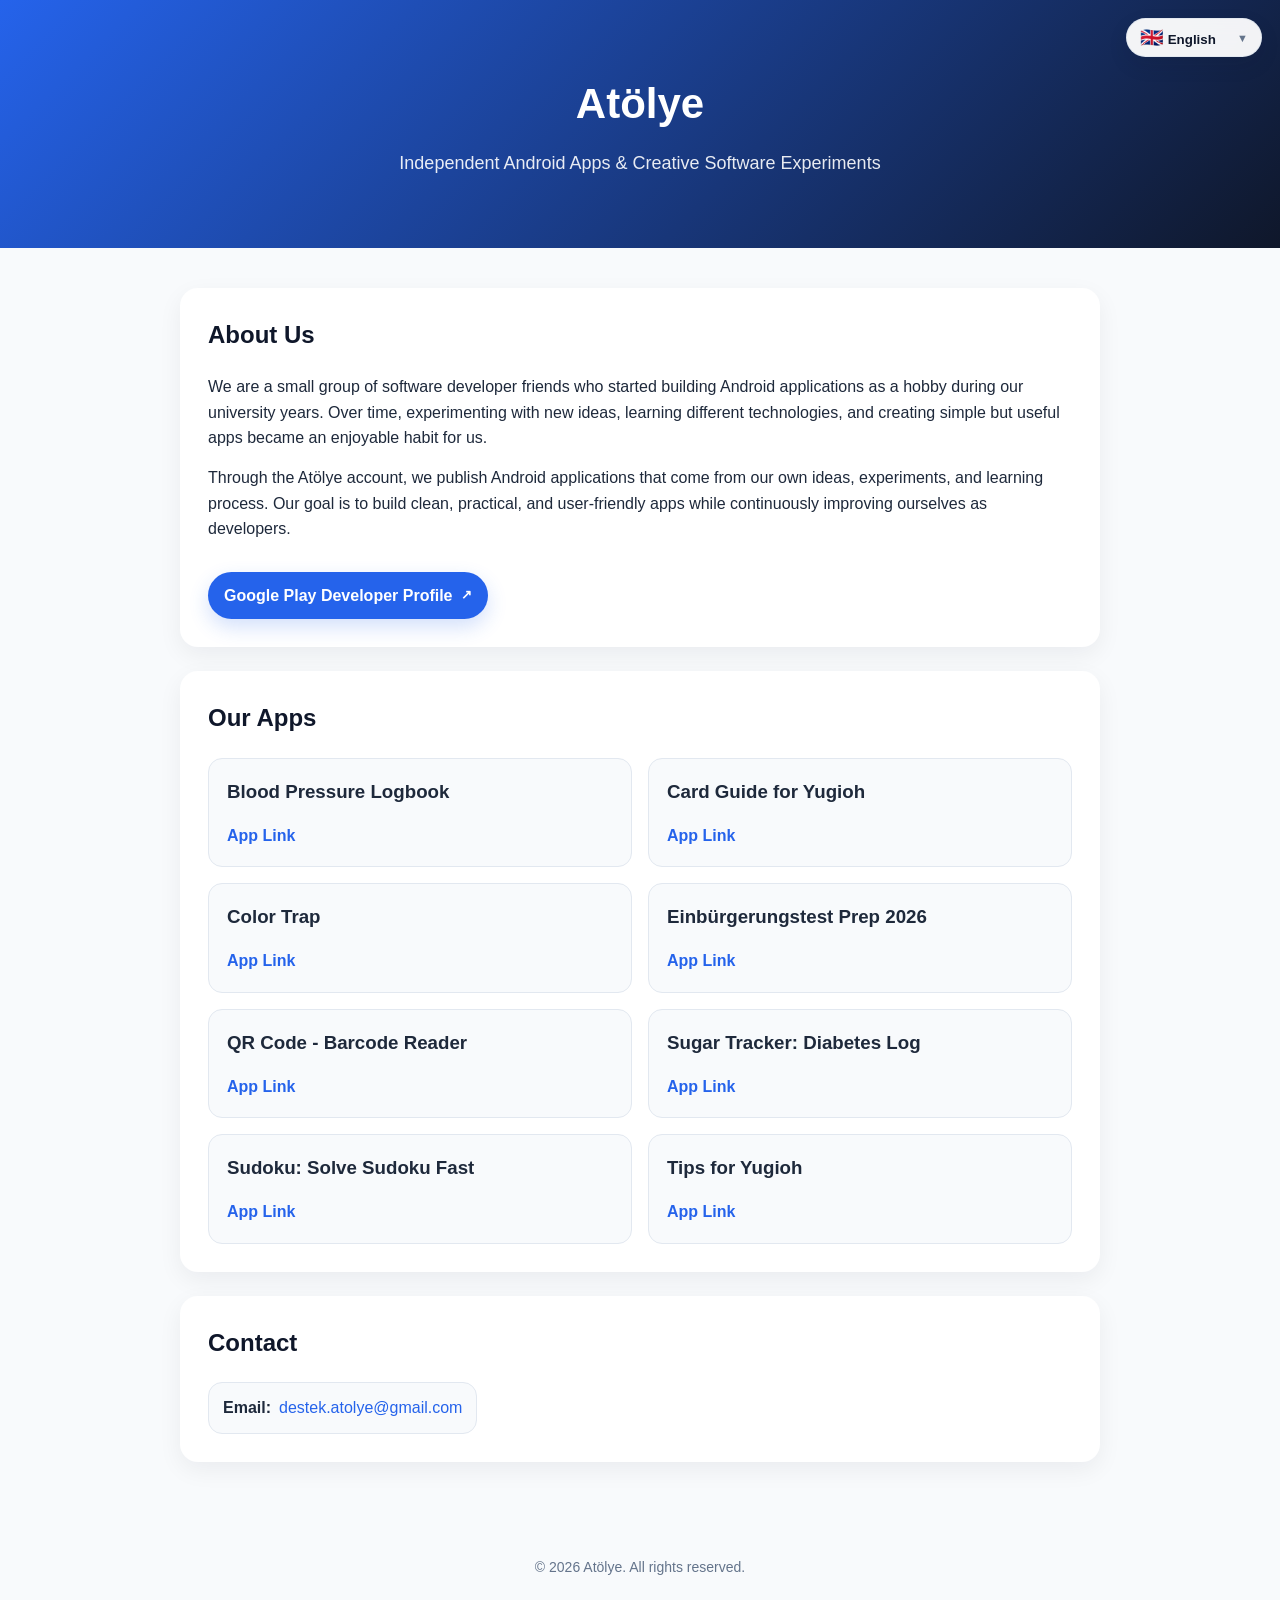
<file: index.html>
<!DOCTYPE html>
<html lang="tr">
<head>
    <meta charset="UTF-8"/>
    <meta name="viewport" content="width=device-width, initial-scale=1.0"/>
    <title>Atölye</title>
    <style>
        :root {
            --bg: #f8fafc;
            --surface: #ffffff;
            --surface-soft: #f8fafc;
            --text: #1e293b;
            --muted: #64748b;
            --title: #0f172a;
            --primary: #2563eb;
            --border: #e2e8f0;
            --shadow: 0 8px 24px rgba(15, 23, 42, 0.06);
            --radius-lg: 18px;
            --radius-md: 14px;
        }

        * {
            box-sizing: border-box;
        }

        body {
            margin: 0;
            font-family: Arial, sans-serif;
            background: var(--bg);
            color: var(--text);
            line-height: 1.6;
        }

        a {
            color: var(--primary);
            text-decoration: none;
        }

        a:hover {
            text-decoration: underline;
        }

        .language-menu {
            position: fixed;
            top: 18px;
            right: 18px;
            z-index: 10;
        }

        .language-toggle {
            min-width: 136px;
            display: inline-flex;
            align-items: center;
            justify-content: space-between;
            gap: 10px;
            border: 1px solid rgba(226, 232, 240, 0.95);
            border-radius: 999px;
            padding: 9px 13px;
            background: rgba(255, 255, 255, 0.95);
            color: #0f172a;
            cursor: pointer;
            font-weight: bold;
            box-shadow: 0 8px 20px rgba(15, 23, 42, 0.10);
            backdrop-filter: blur(10px);
        }

        .language-toggle .chevron {
            font-size: 11px;
            color: #64748b;
        }

        .language-list {
            position: absolute;
            right: 0;
            top: calc(100% + 8px);
            width: 170px;
            margin: 0;
            padding: 8px;
            list-style: none;
            background: #ffffff;
            border: 1px solid var(--border);
            border-radius: 14px;
            box-shadow: var(--shadow);
            display: none;
        }

        .language-menu.open .language-list {
            display: block;
        }

        .language-list button {
            width: 100%;
            border: 0;
            background: transparent;
            color: var(--text);
            border-radius: 10px;
            padding: 10px 12px;
            display: flex;
            align-items: center;
            gap: 10px;
            cursor: pointer;
            font-weight: bold;
            text-align: left;
        }

        .language-list button:hover,
        .language-list button.active {
            background: #eff6ff;
            color: #1d4ed8;
        }

        .flag {
            font-size: 19px;
            line-height: 1;
        }

        header {
            background: linear-gradient(135deg, #2563eb, #0f172a);
            color: white;
            padding: 70px 20px;
            text-align: center;
        }

        header h1 {
            margin: 0;
            font-size: 42px;
        }

        header p {
            margin-top: 12px;
            font-size: 18px;
            opacity: 0.9;
        }

        main {
            max-width: 960px;
            margin: 0 auto;
            padding: 40px 20px;
        }

        section {
            background: var(--surface);
            border-radius: var(--radius-lg);
            padding: 28px;
            margin-bottom: 24px;
            box-shadow: var(--shadow);
        }

        h2 {
            margin-top: 0;
            color: var(--title);
        }

        p {
            margin: 0 0 14px;
        }

        p:last-child {
            margin-bottom: 0;
        }

        .apps-grid {
            display: grid;
            grid-template-columns: repeat(2, minmax(0, 1fr));
            gap: 16px;
            margin-top: 16px;
        }

        .app-card {
            border: 1px solid var(--border);
            border-radius: var(--radius-md);
            padding: 18px;
            background: var(--surface-soft);
        }

        .app-card h3 {
            margin: 0 0 8px;
        }

        .app-card a {
            display: inline-block;
            margin-top: 8px;
            color: var(--primary);
            text-decoration: none;
            font-weight: bold;
        }


        .developer-profile {
            display: inline-flex;
            align-items: center;
            gap: 8px;
            margin-top: 16px;
            padding: 11px 16px;
            border-radius: 999px;
            background: #2563eb;
            color: #ffffff;
            font-weight: bold;
            box-shadow: 0 8px 20px rgba(37, 99, 235, 0.20);
        }

        .developer-profile:hover {
            text-decoration: none;
            background: #1d4ed8;
        }

        .developer-profile::after {
            content: "↗";
            font-size: 13px;
        }

        .contact-box {
            display: inline-flex;
            flex-wrap: wrap;
            align-items: center;
            gap: 8px;
            padding: 12px 14px;
            border: 1px solid var(--border);
            border-radius: 14px;
            background: var(--surface-soft);
        }

        footer {
            text-align: center;
            padding: 30px 20px;
            color: var(--muted);
            font-size: 14px;
        }

        [data-lang-content] {
            display: none;
        }

        [data-lang-content].active {
            display: block;
        }

        @media (max-width: 720px) {
            .language-menu {
                top: 12px;
                right: 12px;
            }

            .language-toggle {
                min-width: 124px;
                padding: 9px 12px;
            }

            header {
                padding-top: 82px;
            }

            header h1 {
                font-size: 36px;
            }

            .apps-grid {
                grid-template-columns: 1fr;
            }
        }
    </style>
</head>
<body>

<div class="language-menu" id="languageMenu">
    <button class="language-toggle" type="button" id="languageToggle" aria-haspopup="true" aria-expanded="false">
        <span><span class="flag" id="currentFlag">🇹🇷</span> <span id="currentLanguage">Türkçe</span></span>
        <span class="chevron">▼</span>
    </button>
    <ul class="language-list" aria-label="Language selector">
        <li>
            <button type="button" data-set-lang="tr" class="active">
                <span class="flag">🇹🇷</span>
                <span>Türkçe</span>
            </button>
        </li>
        <li>
            <button type="button" data-set-lang="en">
                <span class="flag">🇬🇧</span>
                <span>English</span>
            </button>
        </li>
    </ul>
</div>

<header>
    <div data-lang-content="tr" class="active">
        <h1>Atölye</h1>
        <p>Independent Android Apps & Creative Software Experiments</p>
    </div>

    <div data-lang-content="en">
        <h1>Atölye</h1>
        <p>Independent Android Apps & Creative Software Experiments</p>
    </div>
</header>

<main>
    <div data-lang-content="tr" class="active">
        <section>
            <h2>Hakkımızda</h2>
            <p>
                Biz, üniversite yıllarında hobi olarak Android uygulama geliştirmeye başlayan
                birkaç yazılımcı arkadaşız. Zaman içinde yeni fikirler denemek, farklı teknolojiler
                öğrenmek ve kullanıcıların işine yarayabilecek küçük ama faydalı uygulamalar
                üretmek bizim için keyifli bir alışkanlığa dönüştü.
            </p>
            <p>
                Atölye hesabı üzerinden, aklımıza gelen fikirleri hayata geçiriyor,
                geliştirdiğimiz Android uygulamalarını yayınlıyor ve bu süreçte kendimizi
                geliştirmeye devam ediyoruz. Amacımız; sade, kullanışlı ve öğrenme odaklı
                uygulamalar üretmek.
            </p>
            <a class="developer-profile" href="https://play.google.com/store/apps/dev?id=7563185870279829682" target="_blank" rel="noopener">
                Google Play Geliştirici Hesabı
            </a>
        </section>

        <section>
            <h2>Uygulamalarımız</h2>

            <div class="apps-grid">
                <div class="app-card">
                    <h3>Blood Pressure Logbook</h3>
                    <a href="https://play.google.com/store/apps/details?id=com.enesgonez.bloodpressuretracker" target="_blank" rel="noopener">
                        Uygulama Linki
                    </a>
                </div>

                <div class="app-card">
                    <h3>Card Guide for Yugioh</h3>
                    <a href="https://play.google.com/store/apps/details?id=com.hamzaburakhan.guideforyugioh" target="_blank" rel="noopener">
                        Uygulama Linki
                    </a>
                </div>

                <div class="app-card">
                    <h3>Color Trap</h3>
                    <a href="https://play.google.com/store/apps/details?id=com.hamzaburakhan.ColorTrap" target="_blank" rel="noopener">
                        Uygulama Linki
                    </a>
                </div>

                <div class="app-card">
                    <h3>Einbürgerungstest Prep 2026</h3>
                    <a href="https://play.google.com/store/apps/details?id=com.mertnevzatyuksel.einbuergerungtest" target="_blank" rel="noopener">
                        Uygulama Linki
                    </a>
                </div>

                <div class="app-card">
                    <h3>QR Code - Barcode Reader</h3>
                    <a href="https://play.google.com/store/apps/details?id=com.enesgonez.qrbarcodereader" target="_blank" rel="noopener">
                        Uygulama Linki
                    </a>
                </div>

                <div class="app-card">
                    <h3>Sugar Tracker: Diabetes Log</h3>
                    <a href="https://play.google.com/store/apps/details?id=com.enesgonez.diabetescontrol" target="_blank" rel="noopener">
                        Uygulama Linki
                    </a>
                </div>

                <div class="app-card">
                    <h3>Sudoku: Hızlıca Sudoku Çöz</h3>
                    <a href="https://play.google.com/store/apps/details?id=com.enesgonez.sudoku" target="_blank" rel="noopener">
                        Uygulama Linki
                    </a>
                </div>

                <div class="app-card">
                    <h3>Tips for Yugioh</h3>
                    <a href="https://play.google.com/store/apps/details?id=com.hamzaburakhan.yugiohrehber" target="_blank" rel="noopener">
                        Uygulama Linki
                    </a>
                </div>
            </div>
        </section>

        <section>
            <h2>İletişim</h2>
            <p class="contact-box">
                <strong>Email:</strong>
                <a href="mailto:destek.atolye@gmail.com">destek.atolye@gmail.com</a>
            </p>
        </section>
    </div>

    <div data-lang-content="en">
        <section>
            <h2>About Us</h2>
            <p>
                We are a small group of software developer friends who started building Android
                applications as a hobby during our university years. Over time, experimenting with
                new ideas, learning different technologies, and creating simple but useful apps
                became an enjoyable habit for us.
            </p>
            <p>
                Through the Atölye account, we publish Android applications that come from our
                own ideas, experiments, and learning process. Our goal is to build clean, practical,
                and user-friendly apps while continuously improving ourselves as developers.
            </p>
            <a class="developer-profile" href="https://play.google.com/store/apps/dev?id=7563185870279829682" target="_blank" rel="noopener">
                Google Play Developer Profile
            </a>
        </section>

        <section>
            <h2>Our Apps</h2>

            <div class="apps-grid">
                <div class="app-card">
                    <h3>Blood Pressure Logbook</h3>
                    <a href="https://play.google.com/store/apps/details?id=com.enesgonez.bloodpressuretracker" target="_blank" rel="noopener">
                        App Link
                    </a>
                </div>

                <div class="app-card">
                    <h3>Card Guide for Yugioh</h3>
                    <a href="https://play.google.com/store/apps/details?id=com.hamzaburakhan.guideforyugioh" target="_blank" rel="noopener">
                        App Link
                    </a>
                </div>

                <div class="app-card">
                    <h3>Color Trap</h3>
                    <a href="https://play.google.com/store/apps/details?id=com.hamzaburakhan.ColorTrap" target="_blank" rel="noopener">
                        App Link
                    </a>
                </div>

                <div class="app-card">
                    <h3>Einbürgerungstest Prep 2026</h3>
                    <a href="https://play.google.com/store/apps/details?id=com.mertnevzatyuksel.einbuergerungtest" target="_blank" rel="noopener">
                        App Link
                    </a>
                </div>

                <div class="app-card">
                    <h3>QR Code - Barcode Reader</h3>
                    <a href="https://play.google.com/store/apps/details?id=com.enesgonez.qrbarcodereader" target="_blank" rel="noopener">
                        App Link
                    </a>
                </div>

                <div class="app-card">
                    <h3>Sugar Tracker: Diabetes Log</h3>
                    <a href="https://play.google.com/store/apps/details?id=com.enesgonez.diabetescontrol" target="_blank" rel="noopener">
                        App Link
                    </a>
                </div>

                <div class="app-card">
                    <h3>Sudoku: Solve Sudoku Fast</h3>
                    <a href="https://play.google.com/store/apps/details?id=com.enesgonez.sudoku" target="_blank" rel="noopener">
                        App Link
                    </a>
                </div>

                <div class="app-card">
                    <h3>Tips for Yugioh</h3>
                    <a href="https://play.google.com/store/apps/details?id=com.hamzaburakhan.yugiohrehber" target="_blank" rel="noopener">
                        App Link
                    </a>
                </div>
            </div>
        </section>

        <section>
            <h2>Contact</h2>
            <p class="contact-box">
                <strong>Email:</strong>
                <a href="mailto:destek.atolye@gmail.com">destek.atolye@gmail.com</a>
            </p>
        </section>
    </div>
</main>

<footer>
    <span data-lang-content="tr" class="active">© 2026 Atölye. All rights reserved.</span>
    <span data-lang-content="en">© 2026 Atölye. All rights reserved.</span>
</footer>

<script>
    const languageConfig = {
        tr: {
            label: "Türkçe",
            flag: "🇹🇷",
            title: "Atölye"
        },
        en: {
            label: "English",
            flag: "🇬🇧",
            title: "Atölye"
        }
    };

    const menu = document.getElementById("languageMenu");
    const toggle = document.getElementById("languageToggle");
    const currentFlag = document.getElementById("currentFlag");
    const currentLanguage = document.getElementById("currentLanguage");
    const languageButtons = document.querySelectorAll("[data-set-lang]");
    const localizedBlocks = document.querySelectorAll("[data-lang-content]");

    function setLanguage(lang) {
        const selected = languageConfig[lang] || languageConfig.tr;

        document.documentElement.lang = lang;
        document.title = selected.title;
        currentFlag.textContent = selected.flag;
        currentLanguage.textContent = selected.label;

        localizedBlocks.forEach(block => {
            block.classList.toggle("active", block.getAttribute("data-lang-content") === lang);
        });

        languageButtons.forEach(button => {
            button.classList.toggle("active", button.getAttribute("data-set-lang") === lang);
        });

        localStorage.setItem("atolye-dev-language", lang);
        menu.classList.remove("open");
        toggle.setAttribute("aria-expanded", "false");
    }

    toggle.addEventListener("click", () => {
        const isOpen = menu.classList.toggle("open");
        toggle.setAttribute("aria-expanded", String(isOpen));
    });

    languageButtons.forEach(button => {
        button.addEventListener("click", () => setLanguage(button.getAttribute("data-set-lang")));
    });

    document.addEventListener("click", event => {
        if (!menu.contains(event.target)) {
            menu.classList.remove("open");
            toggle.setAttribute("aria-expanded", "false");
        }
    });

    const savedLanguage = localStorage.getItem("atolye-dev-language");
    const browserLanguage = navigator.language && navigator.language.toLowerCase().startsWith("tr") ? "tr" : "en";
    setLanguage(savedLanguage || browserLanguage);
</script>

</body>
</html>
</file>
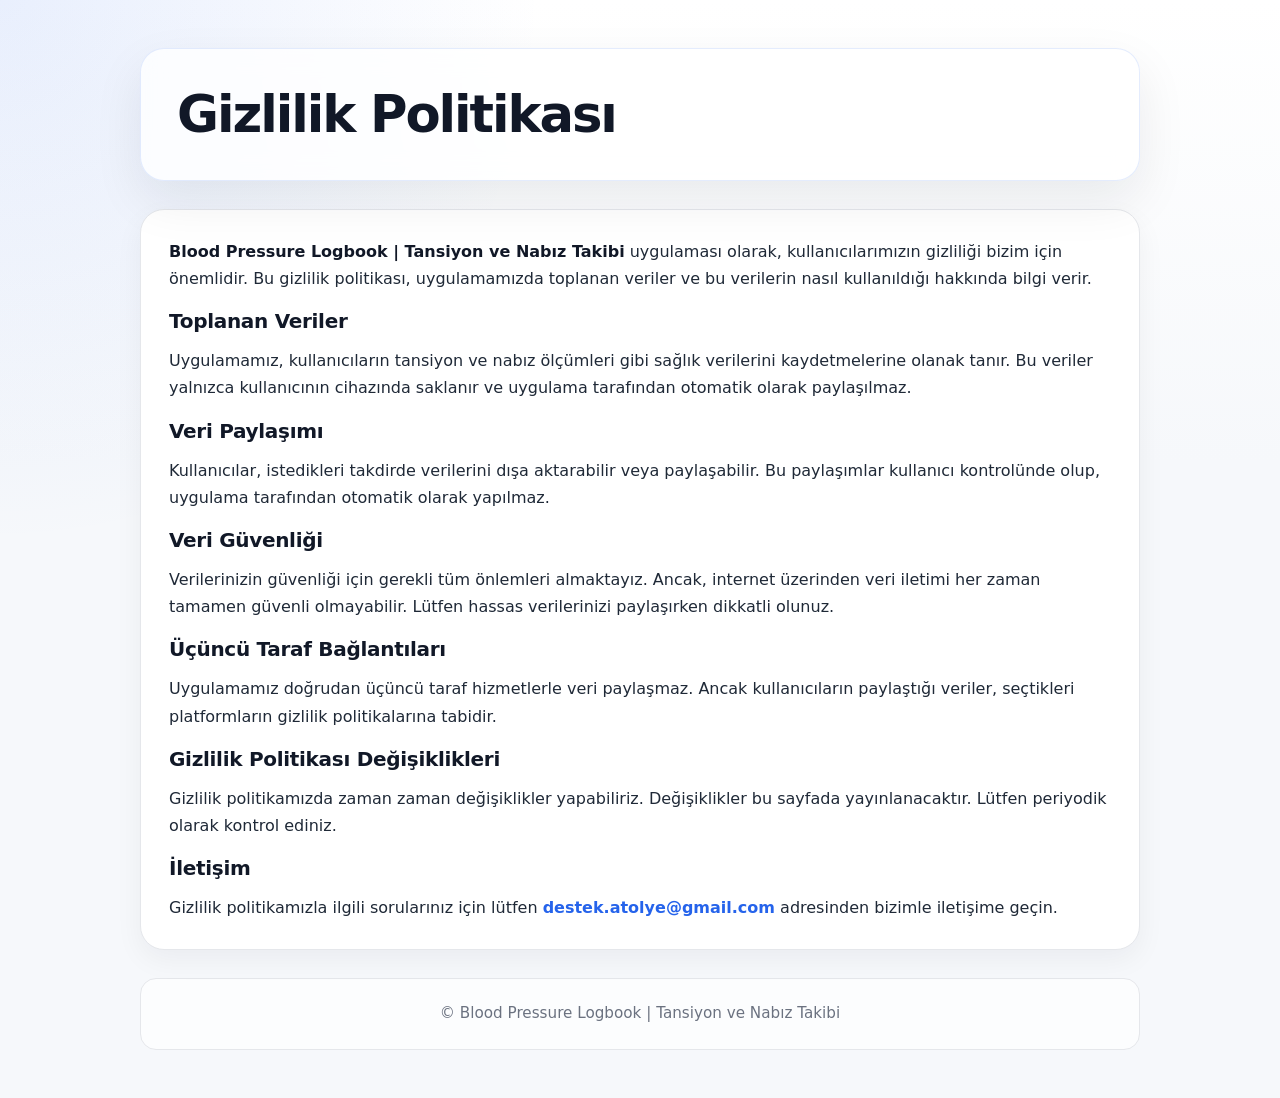
<file: privacy/blood-pressure-logbook.html>
<!DOCTYPE html>
<html lang="tr">
<head>
<meta charset="UTF-8" />
<meta name="viewport" content="width=device-width, initial-scale=1" />
<title>Gizlilik Politikası - Diabetes Control</title>
<style>
:root {
    color-scheme: light;
    --bg: #f6f8fb;
    --surface: #ffffff;
    --surface-soft: #f9fafb;
    --text: #1f2937;
    --muted: #6b7280;
    --heading: #111827;
    --primary: #2563eb;
    --primary-dark: #1d4ed8;
    --border: #e5e7eb;
    --shadow: 0 20px 50px rgba(15, 23, 42, 0.08);
    --radius-lg: 24px;
    --radius-md: 16px;
}

* {
    box-sizing: border-box;
}

html {
    scroll-behavior: smooth;
}

body {
    margin: 0;
    min-height: 100vh;
    font-family: Inter, ui-sans-serif, system-ui, -apple-system, BlinkMacSystemFont, "Segoe UI", Roboto, Arial, sans-serif;
    line-height: 1.7;
    color: var(--text);
    background:
        radial-gradient(circle at top left, rgba(37, 99, 235, 0.10), transparent 34rem),
        linear-gradient(180deg, #ffffff 0%, var(--bg) 42%, var(--bg) 100%);
}

a {
    color: var(--primary);
    text-decoration: none;
    font-weight: 600;
}

a:hover {
    color: var(--primary-dark);
    text-decoration: underline;
}

.page-shell {
    width: min(100%, 1040px);
    margin: 0 auto;
    padding: 48px 20px;
}

.page-header {
    margin-bottom: 28px;
    padding: 36px;
    border: 1px solid rgba(37, 99, 235, 0.12);
    border-radius: var(--radius-lg);
    background: rgba(255, 255, 255, 0.78);
    box-shadow: var(--shadow);
    backdrop-filter: blur(12px);
}

.page-header h1 {
    margin: 0;
    color: var(--heading);
    font-size: clamp(2rem, 4vw, 3.2rem);
    line-height: 1.15;
    letter-spacing: -0.04em;
}

.page-header p {
    margin: 12px 0 0;
    color: var(--muted);
}

.policy-main {
    display: grid;
    gap: 20px;
}

.policy-card,
.language.card,
.language {
    padding: 28px;
    border: 1px solid var(--border);
    border-radius: var(--radius-lg);
    background: var(--surface);
    box-shadow: 0 10px 28px rgba(15, 23, 42, 0.05);
}

.policy-card + .policy-card,
.language + .language {
    margin-top: 0;
}

section {
    margin: 0 0 22px;
}

section:last-child,
.policy-card > :last-child,
.language > :last-child {
    margin-bottom: 0;
}

h2 {
    margin: 0 0 12px;
    color: var(--heading);
    font-size: 1.25rem;
    line-height: 1.35;
    letter-spacing: -0.015em;
}

p {
    margin: 0 0 16px;
}

ul {
    margin: 0 0 16px 1.2rem;
    padding: 0;
}

li + li {
    margin-top: 8px;
}

strong {
    color: var(--heading);
}

hr {
    width: 100%;
    border: 0;
    border-top: 1px solid var(--border);
    margin: 20px 0 0;
}

.muted {
    color: var(--muted);
}

.lang {
    display: flex;
    flex-wrap: wrap;
    gap: 10px;
    margin-bottom: 20px;
}

button.lang {
    appearance: none;
    border: 1px solid var(--border);
    background: var(--surface);
    color: var(--text);
    padding: 10px 14px;
    border-radius: 999px;
    cursor: pointer;
    font: inherit;
    line-height: 1;
    transition: border-color 160ms ease, box-shadow 160ms ease, transform 160ms ease;
}

button.lang:hover {
    border-color: rgba(37, 99, 235, 0.45);
    box-shadow: 0 8px 18px rgba(37, 99, 235, 0.10);
    transform: translateY(-1px);
}

button.lang.active {
    border-color: var(--primary);
    background: rgba(37, 99, 235, 0.08);
    color: var(--primary-dark);
    font-weight: 700;
}

.page-footer,
.last-updated {
    margin-top: 28px;
    padding: 22px;
    border: 1px solid var(--border);
    border-radius: var(--radius-md);
    background: rgba(255, 255, 255, 0.72);
    color: var(--muted);
    text-align: center;
    font-size: 0.95rem;
}

.page-footer p,
.last-updated p {
    margin: 0;
}

@media (max-width: 640px) {
    .page-shell {
        padding: 24px 14px;
    }

    .page-header,
    .policy-card,
    .language.card,
    .language {
        padding: 22px;
        border-radius: 18px;
    }
}
</style>
</head>
<body>
<div class="page-shell">
<header class="page-header">
<h1>Gizlilik Politikası</h1>
</header>
<main class="policy-main">
<article class="policy-card">
<p><strong>Blood Pressure Logbook | Tansiyon ve Nabız Takibi</strong> uygulaması olarak, kullanıcılarımızın gizliliği bizim için önemlidir. Bu gizlilik politikası, uygulamamızda toplanan veriler ve bu verilerin nasıl kullanıldığı hakkında bilgi verir.</p>
<h2>Toplanan Veriler</h2>
<p>Uygulamamız, kullanıcıların tansiyon ve nabız ölçümleri gibi sağlık verilerini kaydetmelerine olanak tanır. Bu veriler yalnızca kullanıcının cihazında saklanır ve uygulama tarafından otomatik olarak paylaşılmaz.</p>
<h2>Veri Paylaşımı</h2>
<p>Kullanıcılar, istedikleri takdirde verilerini dışa aktarabilir veya paylaşabilir. Bu paylaşımlar kullanıcı kontrolünde olup, uygulama tarafından otomatik olarak yapılmaz.</p>
<h2>Veri Güvenliği</h2>
<p>Verilerinizin güvenliği için gerekli tüm önlemleri almaktayız. Ancak, internet üzerinden veri iletimi her zaman tamamen güvenli olmayabilir. Lütfen hassas verilerinizi paylaşırken dikkatli olunuz.</p>
<h2>Üçüncü Taraf Bağlantıları</h2>
<p>Uygulamamız doğrudan üçüncü taraf hizmetlerle veri paylaşmaz. Ancak kullanıcıların paylaştığı veriler, seçtikleri platformların gizlilik politikalarına tabidir.</p>
<h2>Gizlilik Politikası Değişiklikleri</h2>
<p>Gizlilik politikamızda zaman zaman değişiklikler yapabiliriz. Değişiklikler bu sayfada yayınlanacaktır. Lütfen periyodik olarak kontrol ediniz.</p>
<h2>İletişim</h2>
<p>Gizlilik politikamızla ilgili sorularınız için lütfen <a href="mailto:destek.atolye@gmail.com">destek.atolye@gmail.com</a> adresinden bizimle iletişime geçin.</p>
</article>
</main>
<footer class="page-footer">
        © Blood Pressure Logbook | Tansiyon ve Nabız Takibi
    </footer>
</div>
</body>
</html>
</file>
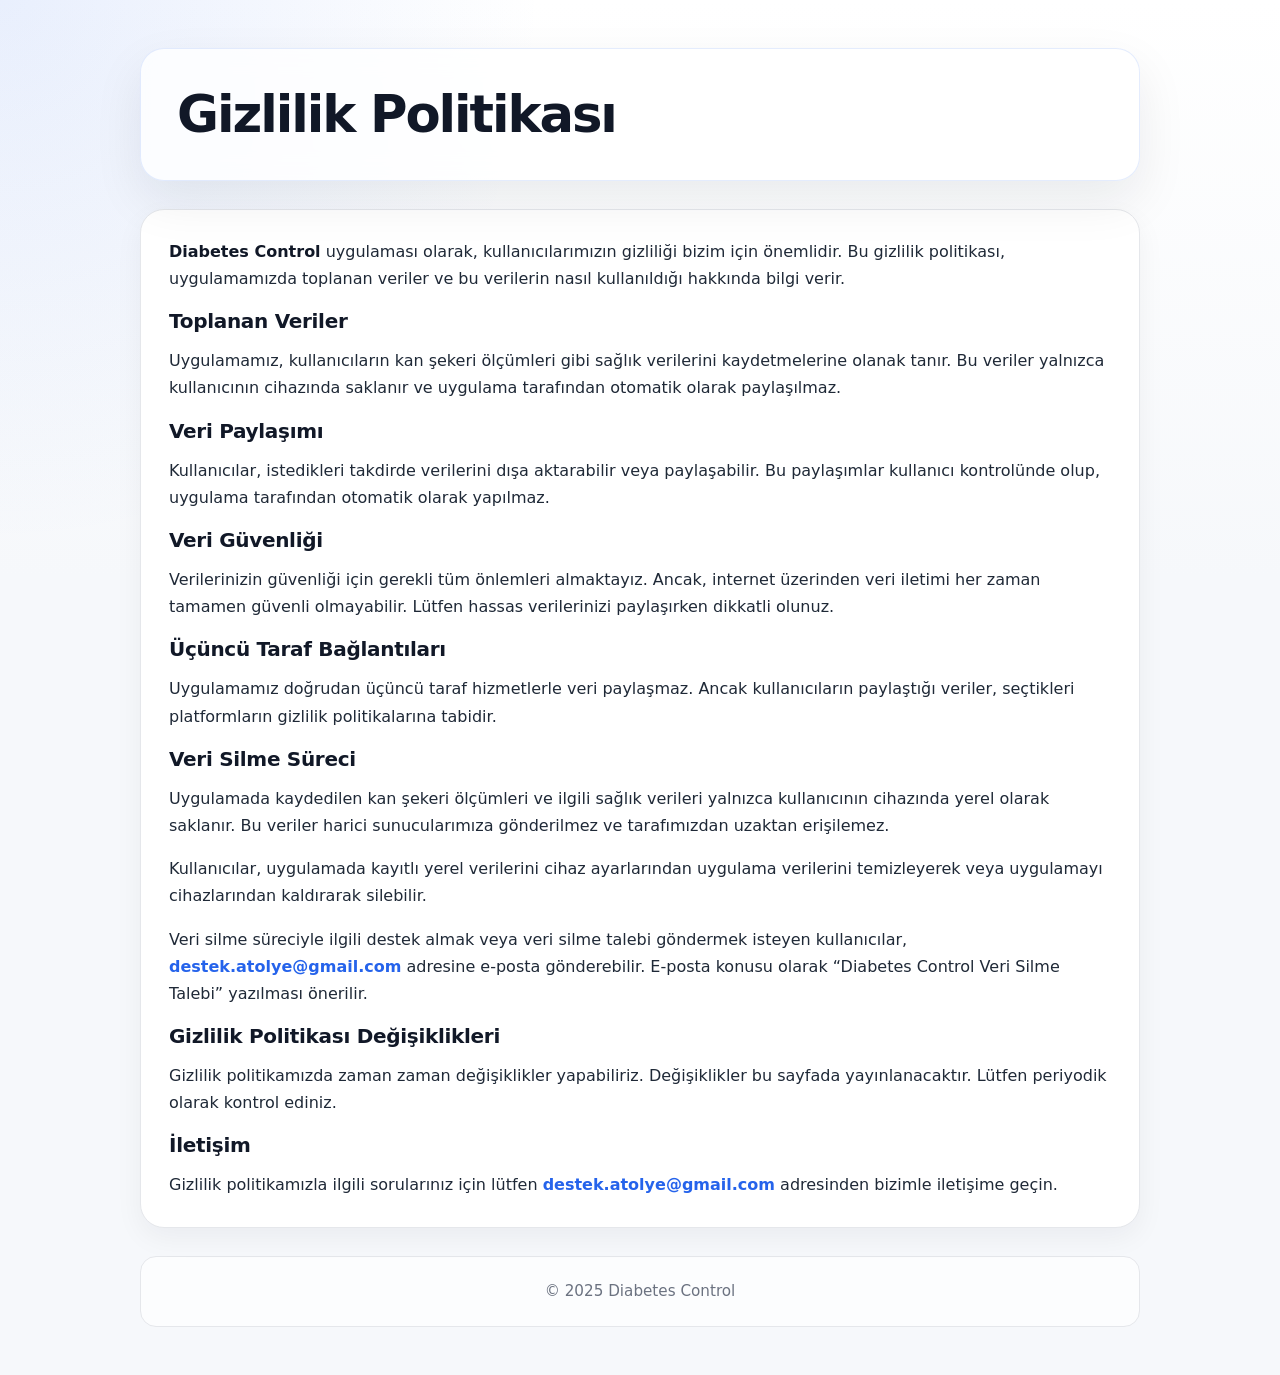
<file: privacy/diabetes-control.html>
<!DOCTYPE html>
<html lang="tr">
<head>
    <meta charset="UTF-8" />
    <meta name="viewport" content="width=device-width, initial-scale=1" />
    <title>Gizlilik Politikası - Diabetes Control</title>
    <style>
        :root {
            color-scheme: light;
            --bg: #f6f8fb;
            --surface: #ffffff;
            --surface-soft: #f9fafb;
            --text: #1f2937;
            --muted: #6b7280;
            --heading: #111827;
            --primary: #2563eb;
            --primary-dark: #1d4ed8;
            --border: #e5e7eb;
            --shadow: 0 20px 50px rgba(15, 23, 42, 0.08);
            --radius-lg: 24px;
            --radius-md: 16px;
        }

        * {
            box-sizing: border-box;
        }

        html {
            scroll-behavior: smooth;
        }

        body {
            margin: 0;
            min-height: 100vh;
            font-family: Inter, ui-sans-serif, system-ui, -apple-system, BlinkMacSystemFont, "Segoe UI", Roboto, Arial, sans-serif;
            line-height: 1.7;
            color: var(--text);
            background:
                    radial-gradient(circle at top left, rgba(37, 99, 235, 0.10), transparent 34rem),
                    linear-gradient(180deg, #ffffff 0%, var(--bg) 42%, var(--bg) 100%);
        }

        a {
            color: var(--primary);
            text-decoration: none;
            font-weight: 600;
        }

        a:hover {
            color: var(--primary-dark);
            text-decoration: underline;
        }

        .page-shell {
            width: min(100%, 1040px);
            margin: 0 auto;
            padding: 48px 20px;
        }

        .page-header {
            margin-bottom: 28px;
            padding: 36px;
            border: 1px solid rgba(37, 99, 235, 0.12);
            border-radius: var(--radius-lg);
            background: rgba(255, 255, 255, 0.78);
            box-shadow: var(--shadow);
            backdrop-filter: blur(12px);
        }

        .page-header h1 {
            margin: 0;
            color: var(--heading);
            font-size: clamp(2rem, 4vw, 3.2rem);
            line-height: 1.15;
            letter-spacing: -0.04em;
        }

        .page-header p {
            margin: 12px 0 0;
            color: var(--muted);
        }

        .policy-main {
            display: grid;
            gap: 20px;
        }

        .policy-card,
        .language.card,
        .language {
            padding: 28px;
            border: 1px solid var(--border);
            border-radius: var(--radius-lg);
            background: var(--surface);
            box-shadow: 0 10px 28px rgba(15, 23, 42, 0.05);
        }

        .policy-card + .policy-card,
        .language + .language {
            margin-top: 0;
        }

        section {
            margin: 0 0 22px;
        }

        section:last-child,
        .policy-card > :last-child,
        .language > :last-child {
            margin-bottom: 0;
        }

        h2 {
            margin: 0 0 12px;
            color: var(--heading);
            font-size: 1.25rem;
            line-height: 1.35;
            letter-spacing: -0.015em;
        }

        p {
            margin: 0 0 16px;
        }

        ul {
            margin: 0 0 16px 1.2rem;
            padding: 0;
        }

        li + li {
            margin-top: 8px;
        }

        strong {
            color: var(--heading);
        }

        hr {
            width: 100%;
            border: 0;
            border-top: 1px solid var(--border);
            margin: 20px 0 0;
        }

        .muted {
            color: var(--muted);
        }

        .lang {
            display: flex;
            flex-wrap: wrap;
            gap: 10px;
            margin-bottom: 20px;
        }

        button.lang {
            appearance: none;
            border: 1px solid var(--border);
            background: var(--surface);
            color: var(--text);
            padding: 10px 14px;
            border-radius: 999px;
            cursor: pointer;
            font: inherit;
            line-height: 1;
            transition: border-color 160ms ease, box-shadow 160ms ease, transform 160ms ease;
        }

        button.lang:hover {
            border-color: rgba(37, 99, 235, 0.45);
            box-shadow: 0 8px 18px rgba(37, 99, 235, 0.10);
            transform: translateY(-1px);
        }

        button.lang.active {
            border-color: var(--primary);
            background: rgba(37, 99, 235, 0.08);
            color: var(--primary-dark);
            font-weight: 700;
        }

        .page-footer,
        .last-updated {
            margin-top: 28px;
            padding: 22px;
            border: 1px solid var(--border);
            border-radius: var(--radius-md);
            background: rgba(255, 255, 255, 0.72);
            color: var(--muted);
            text-align: center;
            font-size: 0.95rem;
        }

        .page-footer p,
        .last-updated p {
            margin: 0;
        }

        @media (max-width: 640px) {
            .page-shell {
                padding: 24px 14px;
            }

            .page-header,
            .policy-card,
            .language.card,
            .language {
                padding: 22px;
                border-radius: 18px;
            }
        }
    </style>
</head>
<body>
<div class="page-shell">
    <header class="page-header">
        <h1>Gizlilik Politikası</h1>
    </header>
    <main class="policy-main">
        <article class="policy-card">
            <p><strong>Diabetes Control</strong> uygulaması olarak, kullanıcılarımızın gizliliği bizim için önemlidir. Bu gizlilik politikası, uygulamamızda toplanan veriler ve bu verilerin nasıl kullanıldığı hakkında bilgi verir.</p>
            <h2>Toplanan Veriler</h2>
            <p>Uygulamamız, kullanıcıların kan şekeri ölçümleri gibi sağlık verilerini kaydetmelerine olanak tanır. Bu veriler yalnızca kullanıcının cihazında saklanır ve uygulama tarafından otomatik olarak paylaşılmaz.</p>
            <h2>Veri Paylaşımı</h2>
            <p>Kullanıcılar, istedikleri takdirde verilerini dışa aktarabilir veya paylaşabilir. Bu paylaşımlar kullanıcı kontrolünde olup, uygulama tarafından otomatik olarak yapılmaz.</p>
            <h2>Veri Güvenliği</h2>
            <p>Verilerinizin güvenliği için gerekli tüm önlemleri almaktayız. Ancak, internet üzerinden veri iletimi her zaman tamamen güvenli olmayabilir. Lütfen hassas verilerinizi paylaşırken dikkatli olunuz.</p>
            <h2>Üçüncü Taraf Bağlantıları</h2>
            <p>Uygulamamız doğrudan üçüncü taraf hizmetlerle veri paylaşmaz. Ancak kullanıcıların paylaştığı veriler, seçtikleri platformların gizlilik politikalarına tabidir.</p>
            <h2>Veri Silme Süreci</h2>
            <p>Uygulamada kaydedilen kan şekeri ölçümleri ve ilgili sağlık verileri yalnızca kullanıcının cihazında yerel olarak saklanır. Bu veriler harici sunucularımıza gönderilmez ve tarafımızdan uzaktan erişilemez.</p>
            <p>Kullanıcılar, uygulamada kayıtlı yerel verilerini cihaz ayarlarından uygulama verilerini temizleyerek veya uygulamayı cihazlarından kaldırarak silebilir.</p>
            <p>Veri silme süreciyle ilgili destek almak veya veri silme talebi göndermek isteyen kullanıcılar, <a href="mailto:destek.atolye@gmail.com">destek.atolye@gmail.com</a> adresine e-posta gönderebilir. E-posta konusu olarak “Diabetes Control Veri Silme Talebi” yazılması önerilir.</p>
            <h2>Gizlilik Politikası Değişiklikleri</h2>
            <p>Gizlilik politikamızda zaman zaman değişiklikler yapabiliriz. Değişiklikler bu sayfada yayınlanacaktır. Lütfen periyodik olarak kontrol ediniz.</p>
            <h2>İletişim</h2>
            <p>Gizlilik politikamızla ilgili sorularınız için lütfen <a href="mailto:destek.atolye@gmail.com">destek.atolye@gmail.com</a> adresinden bizimle iletişime geçin.</p>
        </article>
    </main>
    <footer class="page-footer">
        © 2025 Diabetes Control
    </footer>
</div>
</body>
</html>
</file>
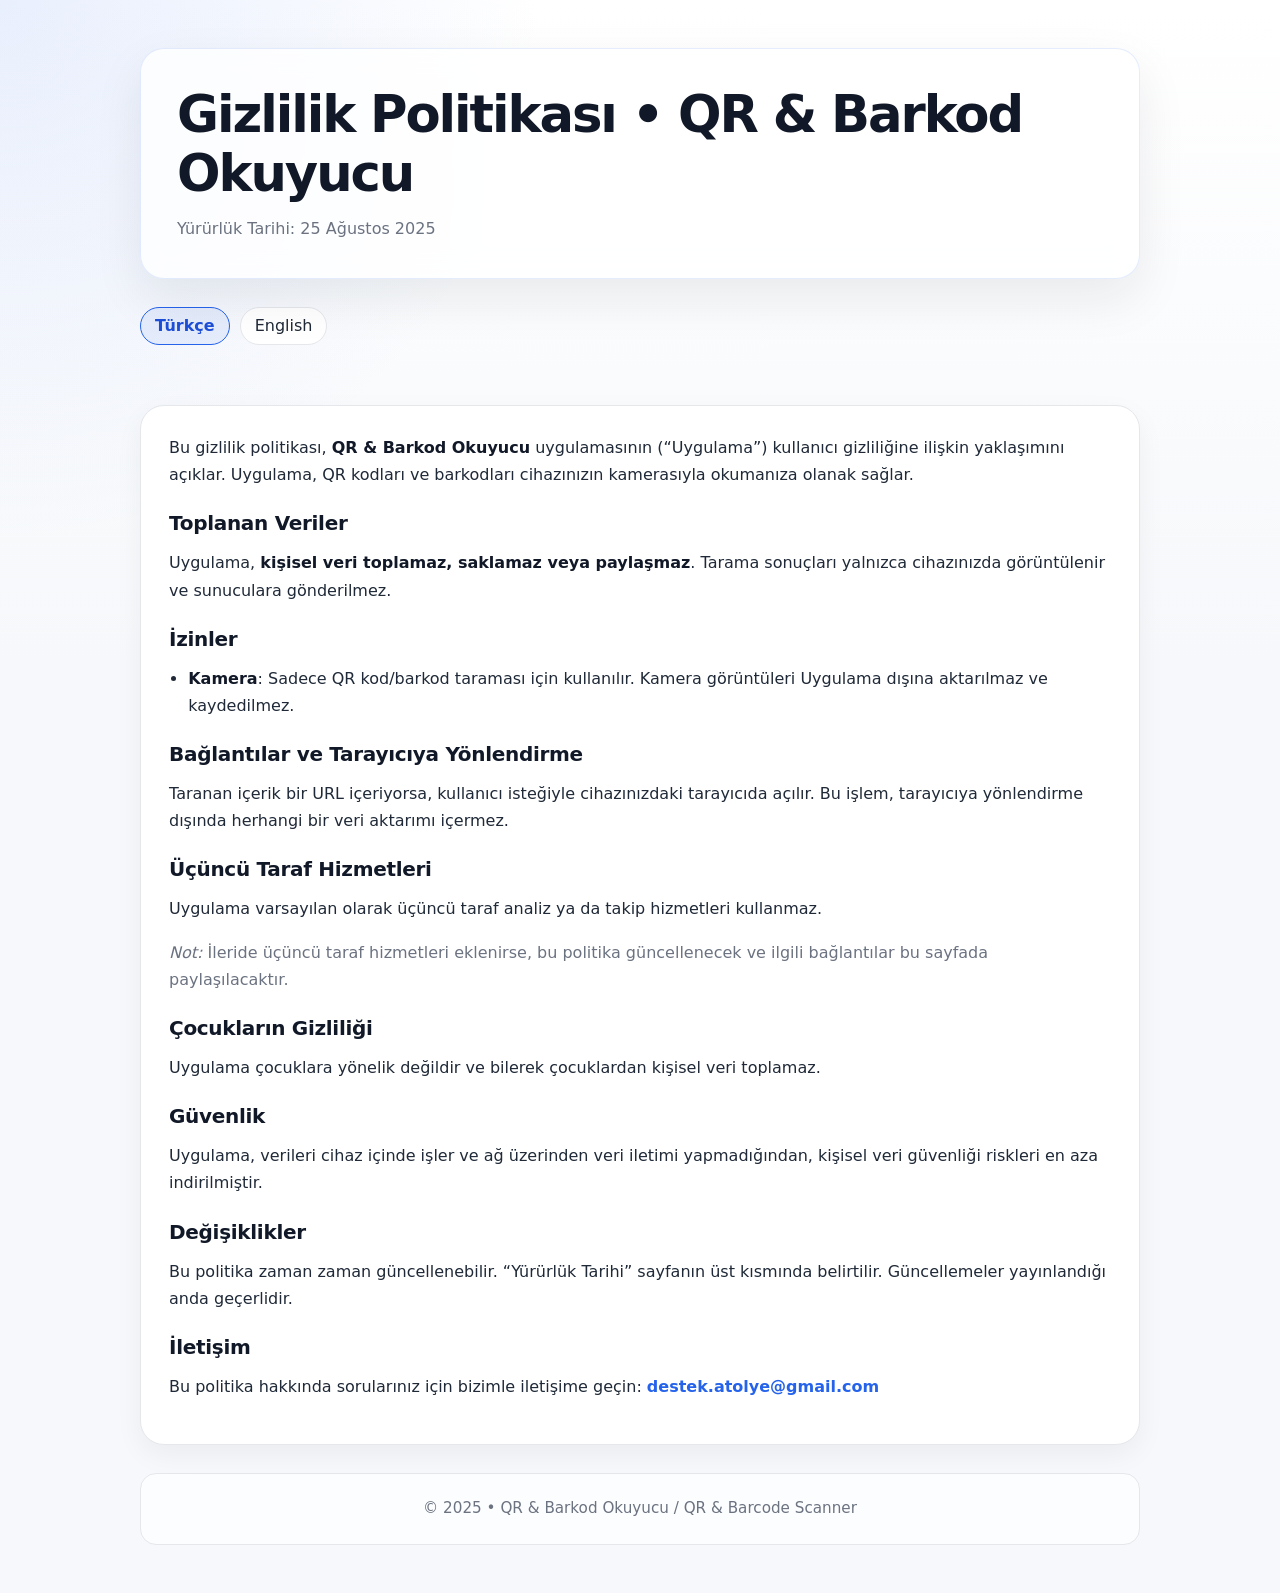
<file: privacy/qr-code-barcode-reader.html>
<!DOCTYPE html>
<html lang="tr">
<head>
<meta charset="UTF-8" />
<meta name="viewport" content="width=device-width, initial-scale=1" />
<title>Gizlilik Politikası • QR &amp; Barkod Okuyucu</title>
<style>
:root {
    color-scheme: light;
    --bg: #f6f8fb;
    --surface: #ffffff;
    --surface-soft: #f9fafb;
    --text: #1f2937;
    --muted: #6b7280;
    --heading: #111827;
    --primary: #2563eb;
    --primary-dark: #1d4ed8;
    --border: #e5e7eb;
    --shadow: 0 20px 50px rgba(15, 23, 42, 0.08);
    --radius-lg: 24px;
    --radius-md: 16px;
}

* {
    box-sizing: border-box;
}

html {
    scroll-behavior: smooth;
}

body {
    margin: 0;
    min-height: 100vh;
    font-family: Inter, ui-sans-serif, system-ui, -apple-system, BlinkMacSystemFont, "Segoe UI", Roboto, Arial, sans-serif;
    line-height: 1.7;
    color: var(--text);
    background:
        radial-gradient(circle at top left, rgba(37, 99, 235, 0.10), transparent 34rem),
        linear-gradient(180deg, #ffffff 0%, var(--bg) 42%, var(--bg) 100%);
}

a {
    color: var(--primary);
    text-decoration: none;
    font-weight: 600;
}

a:hover {
    color: var(--primary-dark);
    text-decoration: underline;
}

.page-shell {
    width: min(100%, 1040px);
    margin: 0 auto;
    padding: 48px 20px;
}

.page-header {
    margin-bottom: 28px;
    padding: 36px;
    border: 1px solid rgba(37, 99, 235, 0.12);
    border-radius: var(--radius-lg);
    background: rgba(255, 255, 255, 0.78);
    box-shadow: var(--shadow);
    backdrop-filter: blur(12px);
}

.page-header h1 {
    margin: 0;
    color: var(--heading);
    font-size: clamp(2rem, 4vw, 3.2rem);
    line-height: 1.15;
    letter-spacing: -0.04em;
}

.page-header p {
    margin: 12px 0 0;
    color: var(--muted);
}

.policy-main {
    display: grid;
    gap: 20px;
}

.policy-card,
.language.card,
.language {
    padding: 28px;
    border: 1px solid var(--border);
    border-radius: var(--radius-lg);
    background: var(--surface);
    box-shadow: 0 10px 28px rgba(15, 23, 42, 0.05);
}

.policy-card + .policy-card,
.language + .language {
    margin-top: 0;
}

section {
    margin: 0 0 22px;
}

section:last-child,
.policy-card > :last-child,
.language > :last-child {
    margin-bottom: 0;
}

h2 {
    margin: 0 0 12px;
    color: var(--heading);
    font-size: 1.25rem;
    line-height: 1.35;
    letter-spacing: -0.015em;
}

p {
    margin: 0 0 16px;
}

ul {
    margin: 0 0 16px 1.2rem;
    padding: 0;
}

li + li {
    margin-top: 8px;
}

strong {
    color: var(--heading);
}

hr {
    width: 100%;
    border: 0;
    border-top: 1px solid var(--border);
    margin: 20px 0 0;
}

.muted {
    color: var(--muted);
}

.lang {
    display: flex;
    flex-wrap: wrap;
    gap: 10px;
    margin-bottom: 20px;
}

button.lang {
    appearance: none;
    border: 1px solid var(--border);
    background: var(--surface);
    color: var(--text);
    padding: 10px 14px;
    border-radius: 999px;
    cursor: pointer;
    font: inherit;
    line-height: 1;
    transition: border-color 160ms ease, box-shadow 160ms ease, transform 160ms ease;
}

button.lang:hover {
    border-color: rgba(37, 99, 235, 0.45);
    box-shadow: 0 8px 18px rgba(37, 99, 235, 0.10);
    transform: translateY(-1px);
}

button.lang.active {
    border-color: var(--primary);
    background: rgba(37, 99, 235, 0.08);
    color: var(--primary-dark);
    font-weight: 700;
}

.page-footer,
.last-updated {
    margin-top: 28px;
    padding: 22px;
    border: 1px solid var(--border);
    border-radius: var(--radius-md);
    background: rgba(255, 255, 255, 0.72);
    color: var(--muted);
    text-align: center;
    font-size: 0.95rem;
}

.page-footer p,
.last-updated p {
    margin: 0;
}

@media (max-width: 640px) {
    .page-shell {
        padding: 24px 14px;
    }

    .page-header,
    .policy-card,
    .language.card,
    .language {
        padding: 22px;
        border-radius: 18px;
    }
}
</style>
</head>
<body>
<div class="page-shell">
<header class="page-header">
<h1>Gizlilik Politikası • QR &amp; Barkod Okuyucu</h1>
<p class="muted">Yürürlük Tarihi: 25 Ağustos 2025</p>
</header>
<main class="policy-main">
<nav aria-label="Language switcher" class="lang">
<button class="lang active" data-target="#tr">Türkçe</button>
<button class="lang" data-target="#en">English</button>
</nav>
<!-- Turkish -->
<article class="card policy-card" id="tr" lang="tr">
<section>
<p>Bu gizlilik politikası, <strong>QR &amp; Barkod Okuyucu</strong> uygulamasının (“Uygulama”) kullanıcı gizliliğine ilişkin yaklaşımını açıklar. Uygulama, QR kodları ve barkodları cihazınızın kamerasıyla okumanıza olanak sağlar.</p>
</section>
<section>
<h2>Toplanan Veriler</h2>
<p>Uygulama, <strong>kişisel veri toplamaz, saklamaz veya paylaşmaz</strong>. Tarama sonuçları yalnızca cihazınızda görüntülenir ve sunuculara gönderilmez.</p>
</section>
<section>
<h2>İzinler</h2>
<ul>
<li><strong>Kamera</strong>: Sadece QR kod/barkod taraması için kullanılır. Kamera görüntüleri Uygulama dışına aktarılmaz ve kaydedilmez.</li>
</ul>
</section>
<section>
<h2>Bağlantılar ve Tarayıcıya Yönlendirme</h2>
<p>Taranan içerik bir URL içeriyorsa, kullanıcı isteğiyle cihazınızdaki tarayıcıda açılır. Bu işlem, tarayıcıya yönlendirme dışında herhangi bir veri aktarımı içermez.</p>
</section>
<section>
<h2>Üçüncü Taraf Hizmetleri</h2>
<p>Uygulama varsayılan olarak üçüncü taraf analiz ya da takip hizmetleri kullanmaz.</p>
<p class="muted"><em>Not:</em> İleride üçüncü taraf hizmetleri eklenirse, bu politika güncellenecek ve ilgili bağlantılar bu sayfada paylaşılacaktır.</p>
</section>
<section>
<h2>Çocukların Gizliliği</h2>
<p>Uygulama çocuklara yönelik değildir ve bilerek çocuklardan kişisel veri toplamaz.</p>
</section>
<section>
<h2>Güvenlik</h2>
<p>Uygulama, verileri cihaz içinde işler ve ağ üzerinden veri iletimi yapmadığından, kişisel veri güvenliği riskleri en aza indirilmiştir.</p>
</section>
<section>
<h2>Değişiklikler</h2>
<p>Bu politika zaman zaman güncellenebilir. “Yürürlük Tarihi” sayfanın üst kısmında belirtilir. Güncellemeler yayınlandığı anda geçerlidir.</p>
</section>
<section>
<h2>İletişim</h2>
<p>Bu politika hakkında sorularınız için bizimle iletişime geçin: <a href="mailto:destek.atolye@gmail.com">destek.atolye@gmail.com</a></p>
</section>
</article>
<!-- English -->
<article class="card policy-card" id="en" lang="en" style="display:none">
<section>
<p>This Privacy Policy describes how the <strong>QR &amp; Barcode Scanner</strong> app (“App”) handles user privacy. The App lets you scan QR codes and barcodes using your device camera.</p>
</section>
<section>
<h2>Data Collected</h2>
<p>The App <strong>does not collect, store, or share</strong> personal data. Scan results are displayed locally on your device and are not transmitted to servers.</p>
</section>
<section>
<h2>Permissions</h2>
<ul>
<li><strong>Camera</strong>: Used solely to scan QR codes and barcodes. Camera frames are neither uploaded nor saved.</li>
</ul>
</section>
<section>
<h2>Links &amp; Browser Redirects</h2>
<p>If a scanned result contains a URL, it can be opened in your device browser at your request. No additional data is transmitted beyond the standard browser navigation.</p>
</section>
<section>
<h2>Third‑Party Services</h2>
<p>By default, the App does not use third‑party analytics, or tracking services.</p>
<p class="muted"><em>Note:</em> If third‑party services are added in the future, this Policy will be updated and relevant links will be provided here.</p>
</section>
<section>
<h2>Children’s Privacy</h2>
<p>The App is not directed to children and does not knowingly collect personal data from children.</p>
</section>
<section>
<h2>Security</h2>
<p>The App processes data on‑device and does not transmit personal data over the network, minimizing privacy risk.</p>
</section>
<section>
<h2>Changes</h2>
<p>We may update this Policy from time to time. The “Effective Date” is shown at the top of this page. Updates take effect when posted.</p>
</section>
<section>
<h2>Contact</h2>
<p>If you have questions about this Policy, contact us at: <a href="mailto:destek.atolye@gmail.com">destek.atolye@gmail.com</a></p>
</section>
</article>
</main>
<footer class="page-footer">

<p class="muted">© 2025 • QR &amp; Barkod Okuyucu / QR &amp; Barcode Scanner</p>

</footer>
</div>
<script>
  const buttons = document.querySelectorAll('button.lang');
  const tr = document.getElementById('tr');
  const en = document.getElementById('en');
  buttons.forEach(btn => btn.addEventListener('click', () => {
    buttons.forEach(b => b.classList.remove('active'));
    btn.classList.add('active');
    const target = btn.getAttribute('data-target');
    if (target === '#tr') { tr.style.display = ''; en.style.display = 'none'; document.documentElement.lang = 'tr'; }
    else { tr.style.display = 'none'; en.style.display = ''; document.documentElement.lang = 'en'; }
  }));
</script>
</body>
</html>
</file>
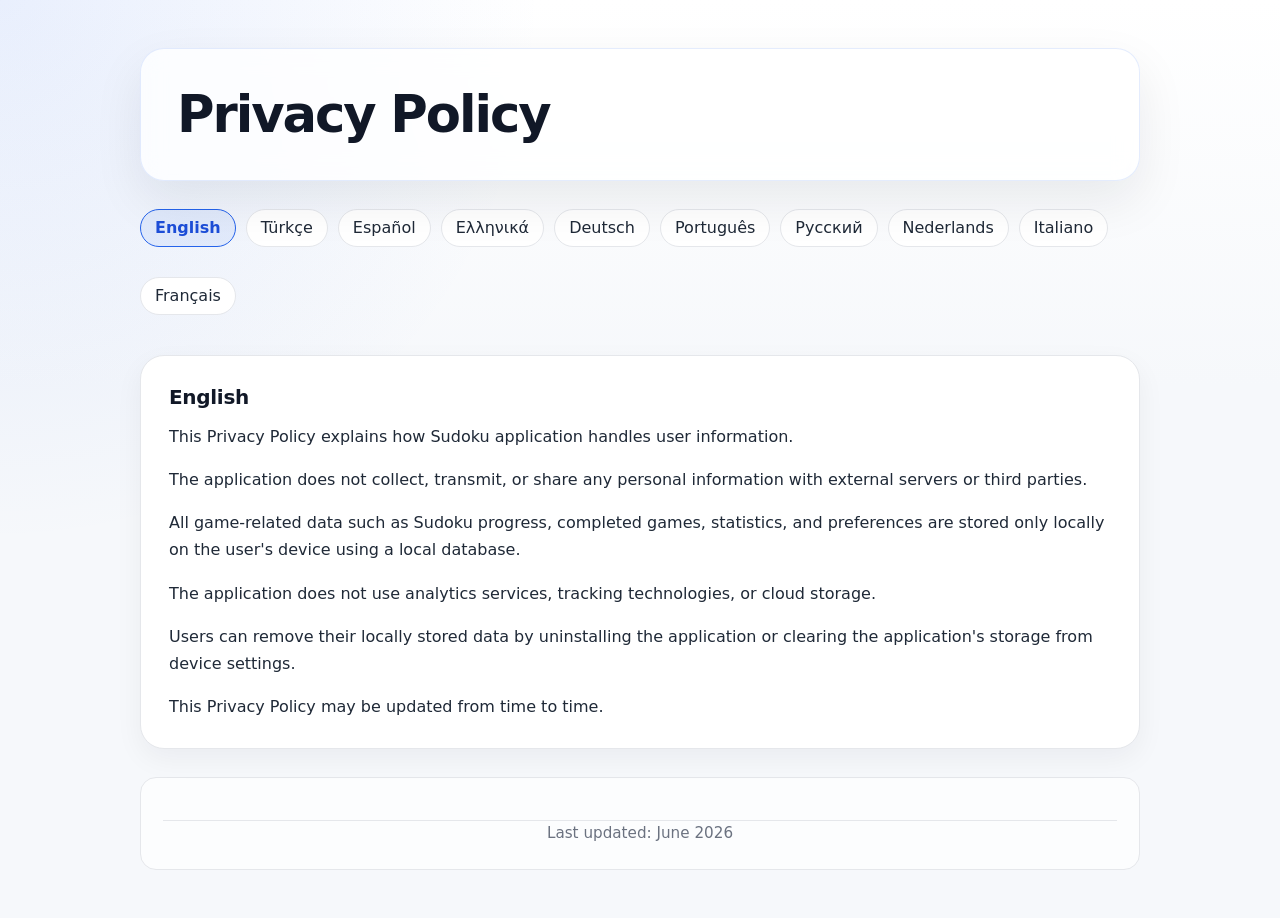
<file: privacy/sudoku.html>
<!DOCTYPE html>

<html lang="en">
<head>
    <meta charset="utf-8"/>
    <meta content="width=device-width, initial-scale=1" name="viewport"/>
    <title>Privacy Policy - Sudoku</title>
    <style>
        :root {
            color-scheme: light;
            --bg: #f6f8fb;
            --surface: #ffffff;
            --surface-soft: #f9fafb;
            --text: #1f2937;
            --muted: #6b7280;
            --heading: #111827;
            --primary: #2563eb;
            --primary-dark: #1d4ed8;
            --border: #e5e7eb;
            --shadow: 0 20px 50px rgba(15, 23, 42, 0.08);
            --radius-lg: 24px;
            --radius-md: 16px;
        }

        * {
            box-sizing: border-box;
        }

        html {
            scroll-behavior: smooth;
        }

        body {
            margin: 0;
            min-height: 100vh;
            font-family: Inter, ui-sans-serif, system-ui, -apple-system, BlinkMacSystemFont, "Segoe UI", Roboto, Arial, sans-serif;
            line-height: 1.7;
            color: var(--text);
            background:
                    radial-gradient(circle at top left, rgba(37, 99, 235, 0.10), transparent 34rem),
                    linear-gradient(180deg, #ffffff 0%, var(--bg) 42%, var(--bg) 100%);
        }

        a {
            color: var(--primary);
            text-decoration: none;
            font-weight: 600;
        }

        a:hover {
            color: var(--primary-dark);
            text-decoration: underline;
        }

        .page-shell {
            width: min(100%, 1040px);
            margin: 0 auto;
            padding: 48px 20px;
        }

        .page-header {
            margin-bottom: 28px;
            padding: 36px;
            border: 1px solid rgba(37, 99, 235, 0.12);
            border-radius: var(--radius-lg);
            background: rgba(255, 255, 255, 0.78);
            box-shadow: var(--shadow);
            backdrop-filter: blur(12px);
        }

        .page-header h1 {
            margin: 0;
            color: var(--heading);
            font-size: clamp(2rem, 4vw, 3.2rem);
            line-height: 1.15;
            letter-spacing: -0.04em;
        }

        .page-header p {
            margin: 12px 0 0;
            color: var(--muted);
        }

        .policy-main {
            display: grid;
            gap: 20px;
        }

        .policy-card,
        .language.card,
        .language {
            padding: 28px;
            border: 1px solid var(--border);
            border-radius: var(--radius-lg);
            background: var(--surface);
            box-shadow: 0 10px 28px rgba(15, 23, 42, 0.05);
        }

        .policy-card + .policy-card,
        .language + .language {
            margin-top: 0;
        }

        section {
            margin: 0 0 22px;
        }

        section:last-child,
        .policy-card > :last-child,
        .language > :last-child {
            margin-bottom: 0;
        }

        h2 {
            margin: 0 0 12px;
            color: var(--heading);
            font-size: 1.25rem;
            line-height: 1.35;
            letter-spacing: -0.015em;
        }

        p {
            margin: 0 0 16px;
        }

        ul {
            margin: 0 0 16px 1.2rem;
            padding: 0;
        }

        li + li {
            margin-top: 8px;
        }

        strong {
            color: var(--heading);
        }

        hr {
            width: 100%;
            border: 0;
            border-top: 1px solid var(--border);
            margin: 20px 0 0;
        }

        .muted {
            color: var(--muted);
        }

        .lang {
            display: flex;
            flex-wrap: wrap;
            gap: 10px;
            margin-bottom: 20px;
        }

        button.lang {
            appearance: none;
            border: 1px solid var(--border);
            background: var(--surface);
            color: var(--text);
            padding: 10px 14px;
            border-radius: 999px;
            cursor: pointer;
            font: inherit;
            line-height: 1;
            transition: border-color 160ms ease, box-shadow 160ms ease, transform 160ms ease;
        }

        button.lang:hover {
            border-color: rgba(37, 99, 235, 0.45);
            box-shadow: 0 8px 18px rgba(37, 99, 235, 0.10);
            transform: translateY(-1px);
        }

        button.lang.active {
            border-color: var(--primary);
            background: rgba(37, 99, 235, 0.08);
            color: var(--primary-dark);
            font-weight: 700;
        }

        .page-footer,
        .last-updated {
            margin-top: 28px;
            padding: 22px;
            border: 1px solid var(--border);
            border-radius: var(--radius-md);
            background: rgba(255, 255, 255, 0.72);
            color: var(--muted);
            text-align: center;
            font-size: 0.95rem;
        }

        .page-footer p,
        .last-updated p {
            margin: 0;
        }



        .language[hidden],
        .tab-panel[hidden] {
            display: none;
        }

        .tab-panel.active {
            animation: fadeIn 180ms ease;
        }

        @keyframes fadeIn {
            from {
                opacity: 0;
                transform: translateY(4px);
            }
            to {
                opacity: 1;
                transform: translateY(0);
            }
        }

        @media (max-width: 640px) {
            .page-shell {
                padding: 24px 14px;
            }

            .page-header,
            .policy-card,
            .language.card,
            .language {
                padding: 22px;
                border-radius: 18px;
            }
        }
    </style>
</head>
<body>
<div class="page-shell">
    <header class="page-header">
        <h1>Privacy Policy</h1>
    </header><nav aria-label="Language switcher" class="lang" role="tablist"><button aria-controls="lang-en" aria-selected="true" class="lang active" data-target="#lang-en" id="tab-en" role="tab" type="button">English</button><button aria-controls="lang-tr" aria-selected="false" class="lang" data-target="#lang-tr" id="tab-tr" role="tab" type="button">Türkçe</button><button aria-controls="lang-es" aria-selected="false" class="lang" data-target="#lang-es" id="tab-es" role="tab" type="button">Español</button><button aria-controls="lang-el" aria-selected="false" class="lang" data-target="#lang-el" id="tab-el" role="tab" type="button">Ελληνικά</button><button aria-controls="lang-de" aria-selected="false" class="lang" data-target="#lang-de" id="tab-de" role="tab" type="button">Deutsch</button><button aria-controls="lang-pt" aria-selected="false" class="lang" data-target="#lang-pt" id="tab-pt" role="tab" type="button">Português</button><button aria-controls="lang-ru" aria-selected="false" class="lang" data-target="#lang-ru" id="tab-ru" role="tab" type="button">Русский</button><button aria-controls="lang-nl" aria-selected="false" class="lang" data-target="#lang-nl" id="tab-nl" role="tab" type="button">Nederlands</button><button aria-controls="lang-it" aria-selected="false" class="lang" data-target="#lang-it" id="tab-it" role="tab" type="button">Italiano</button><button aria-controls="lang-fr" aria-selected="false" class="lang" data-target="#lang-fr" id="tab-fr" role="tab" type="button">Français</button></nav>
    <main class="policy-main">
        <article aria-labelledby="tab-en" class="language policy-card tab-panel active" id="lang-en" lang="en" role="tabpanel">
            <h2>English</h2>
            <p>
                This Privacy Policy explains how Sudoku application handles user information.
            </p>
            <p>
                The application does not collect, transmit, or share any personal information
                with external servers or third parties.
            </p>
            <p>
                All game-related data such as Sudoku progress, completed games, statistics,
                and preferences are stored only locally on the user's device using a local
                database.
            </p>
            <p>
                The application does not use analytics services, tracking technologies,
                or cloud storage.
            </p>
            <p>
                Users can remove their locally stored data by uninstalling the application
                or clearing the application's storage from device settings.
            </p>
            <p>
                This Privacy Policy may be updated from time to time.
            </p>
        </article>
        <article aria-labelledby="tab-tr" class="language policy-card tab-panel" hidden="" id="lang-tr" lang="tr" role="tabpanel">
            <h2>Türkçe</h2>
            <p>
                Bu Gizlilik Politikası, Sudoku uygulamasının kullanıcı bilgilerini nasıl
                işlediğini açıklar.
            </p>
            <p>
                Uygulama herhangi bir kişisel bilgiyi toplamaz, harici sunuculara göndermez
                ve üçüncü taraflarla paylaşmaz.
            </p>
            <p>
                Sudoku ilerlemeleri, tamamlanan oyunlar, istatistikler ve kullanıcı tercihleri
                gibi oyun verileri yalnızca kullanıcının cihazında yerel veritabanı kullanılarak saklanır.
            </p>
            <p>
                Uygulama analiz servisleri, takip teknolojileri veya bulut depolama hizmetleri
                kullanmaz.
            </p>
            <p>
                Kullanıcılar uygulamayı kaldırarak veya cihaz ayarlarından uygulama verilerini
                temizleyerek yerel verilerini silebilir.
            </p>
            <p>
                Bu Gizlilik Politikası zaman zaman güncellenebilir.
            </p>
        </article>
        <article aria-labelledby="tab-es" class="language policy-card tab-panel" hidden="" id="lang-es" lang="es" role="tabpanel">
            <h2>Español</h2>
            <p>
                Esta Política de Privacidad explica cómo la aplicación Sudoku maneja la
                información del usuario.
            </p>
            <p>
                La aplicación no recopila, transmite ni comparte información personal con
                servidores externos o terceros.
            </p>
            <p>
                Los datos relacionados con el juego, como progreso, partidas completadas,
                estadísticas y preferencias, se almacenan únicamente en el dispositivo del
                usuario mediante una base de datos local.
            </p>
            <p>
                La aplicación no utiliza servicios de análisis, tecnologías de seguimiento
                ni almacenamiento en la nube.
            </p>
            <p>
                Los usuarios pueden eliminar sus datos locales desinstalando la aplicación
                o borrando los datos desde la configuración del dispositivo.
            </p>
        </article>
        <article aria-labelledby="tab-el" class="language policy-card tab-panel" hidden="" id="lang-el" lang="el" role="tabpanel">
            <h2>Ελληνικά</h2>
            <p>
                Αυτή η Πολιτική Απορρήτου εξηγεί τον τρόπο με τον οποίο η εφαρμογή Sudoku
                διαχειρίζεται τις πληροφορίες του χρήστη.
            </p>
            <p>
                Η εφαρμογή δεν συλλέγει, δεν αποστέλλει και δεν κοινοποιεί προσωπικά δεδομένα
                σε εξωτερικούς διακομιστές ή τρίτους.
            </p>
            <p>
                Τα δεδομένα του παιχνιδιού, όπως η πρόοδος, τα ολοκληρωμένα παιχνίδια,
                τα στατιστικά και οι προτιμήσεις αποθηκεύονται μόνο τοπικά στη συσκευή
                του χρήστη μέσω τοπικής βάσης δεδομένων.
            </p>
            <p>
                Η εφαρμογή δεν χρησιμοποιεί υπηρεσίες ανάλυσης, παρακολούθησης ή αποθήκευση
                στο cloud.
            </p>
        </article>
        <article aria-labelledby="tab-de" class="language policy-card tab-panel" hidden="" id="lang-de" lang="de" role="tabpanel">
            <h2>Deutsch</h2>
            <p>
                Diese Datenschutzrichtlinie erklärt, wie die Sudoku-Anwendung
                Benutzerdaten verarbeitet.
            </p>
            <p>
                Die Anwendung sammelt keine persönlichen Daten, überträgt keine Informationen
                an externe Server und gibt keine Daten an Dritte weiter.
            </p>
            <p>
                Spieldaten wie Fortschritt, abgeschlossene Spiele, Statistiken und Einstellungen
                werden ausschließlich lokal auf dem Gerät des Nutzers über eine lokale Datenbank gespeichert.
            </p>
            <p>
                Die Anwendung verwendet keine Analyse- oder Tracking-Dienste und keinen
                Cloud-Speicher.
            </p>
        </article>
        <article aria-labelledby="tab-pt" class="language policy-card tab-panel" hidden="" id="lang-pt" lang="pt" role="tabpanel">
            <h2>Português</h2>
            <p>
                Esta Política de Privacidade explica como o aplicativo Sudoku trata as
                informações do usuário.
            </p>
            <p>
                O aplicativo não coleta, envia ou compartilha informações pessoais com
                servidores externos ou terceiros.
            </p>
            <p>
                Dados do jogo, como progresso, partidas concluídas, estatísticas e preferências
                são armazenados apenas localmente no dispositivo usando um banco de dados local.
            </p>
            <p>
                O aplicativo não utiliza serviços de análise, rastreamento ou armazenamento em nuvem.
            </p>
        </article>
        <article aria-labelledby="tab-ru" class="language policy-card tab-panel" hidden="" id="lang-ru" lang="ru" role="tabpanel">
            <h2>Русский</h2>
            <p>
                Эта политика конфиденциальности описывает обработку данных приложением Sudoku.
            </p>
            <p>
                Приложение не собирает, не передает и не предоставляет персональные данные
                третьим лицам.
            </p>
            <p>
                Данные игры, включая прогресс, завершенные игры, статистику и настройки,
                хранятся только локально на устройстве пользователя с использованием
                локальной базы данных.
            </p>
            <p>
                Приложение не использует аналитику, отслеживание или облачное хранилище.
            </p>
        </article>
        <article aria-labelledby="tab-nl" class="language policy-card tab-panel" hidden="" id="lang-nl" lang="nl" role="tabpanel">
            <h2>Nederlands</h2>
            <p>
                Dit privacybeleid legt uit hoe de Sudoku-applicatie gebruikersinformatie verwerkt.
            </p>
            <p>
                De applicatie verzamelt geen persoonlijke gegevens, verzendt geen informatie
                naar externe servers en deelt geen gegevens met derden.
            </p>
            <p>
                Spelgegevens zoals voortgang, voltooide spellen, statistieken en voorkeuren
                worden alleen lokaal opgeslagen op het apparaat van de gebruiker via een lokale
                database.
            </p>
            <p>
                De applicatie gebruikt geen analyse-, tracking- of cloudopslagdiensten.
            </p>
        </article>
        <article aria-labelledby="tab-it" class="language policy-card tab-panel" hidden="" id="lang-it" lang="it" role="tabpanel">
            <h2>Italiano</h2>
            <p>
                Questa Informativa sulla Privacy spiega come l'applicazione Sudoku gestisce
                le informazioni degli utenti.
            </p>
            <p>
                L'applicazione non raccoglie, trasmette o condivide dati personali con server
                esterni o terze parti.
            </p>
            <p>
                I dati di gioco come progressi, partite completate, statistiche e preferenze
                vengono memorizzati solo localmente sul dispositivo tramite un database locale.
            </p>
            <p>
                L'applicazione non utilizza servizi di analisi, tracciamento o archiviazione cloud.
            </p>
        </article>
        <article aria-labelledby="tab-fr" class="language policy-card tab-panel" hidden="" id="lang-fr" lang="fr" role="tabpanel">
            <h2>Français</h2>
            <p>
                Cette politique de confidentialité explique comment l'application Sudoku
                gère les informations des utilisateurs.
            </p>
            <p>
                L'application ne collecte, ne transmet et ne partage aucune donnée personnelle
                avec des serveurs externes ou des tiers.
            </p>
            <p>
                Les données du jeu telles que la progression, les parties terminées,
                les statistiques et les préférences sont stockées uniquement localement
                sur l'appareil de l'utilisateur via une base de données locale.
            </p>
            <p>
                L'application n'utilise aucun service d'analyse, de suivi ou de stockage cloud.
            </p>
        </article>
    </main>
    <div class="last-updated"><hr/><p>
        Last updated: June 2026
    </p></div>
</div>
<script data-language-tabs="true">
    const languageTabs = document.querySelectorAll('button.lang[role="tab"]');
    const languagePanels = document.querySelectorAll('.tab-panel');

    languageTabs.forEach((tab) => {
        tab.addEventListener('click', () => {
            const targetSelector = tab.getAttribute('data-target');
            const targetPanel = document.querySelector(targetSelector);
            if (!targetPanel) return;

            languageTabs.forEach((item) => {
                item.classList.remove('active');
                item.setAttribute('aria-selected', 'false');
            });

            languagePanels.forEach((panel) => {
                panel.classList.remove('active');
                panel.setAttribute('hidden', '');
            });

            tab.classList.add('active');
            tab.setAttribute('aria-selected', 'true');
            targetPanel.removeAttribute('hidden');
            targetPanel.classList.add('active');
            document.documentElement.lang = targetPanel.getAttribute('lang') || 'en';
        });
    });
</script></body>
</html>
</file>
